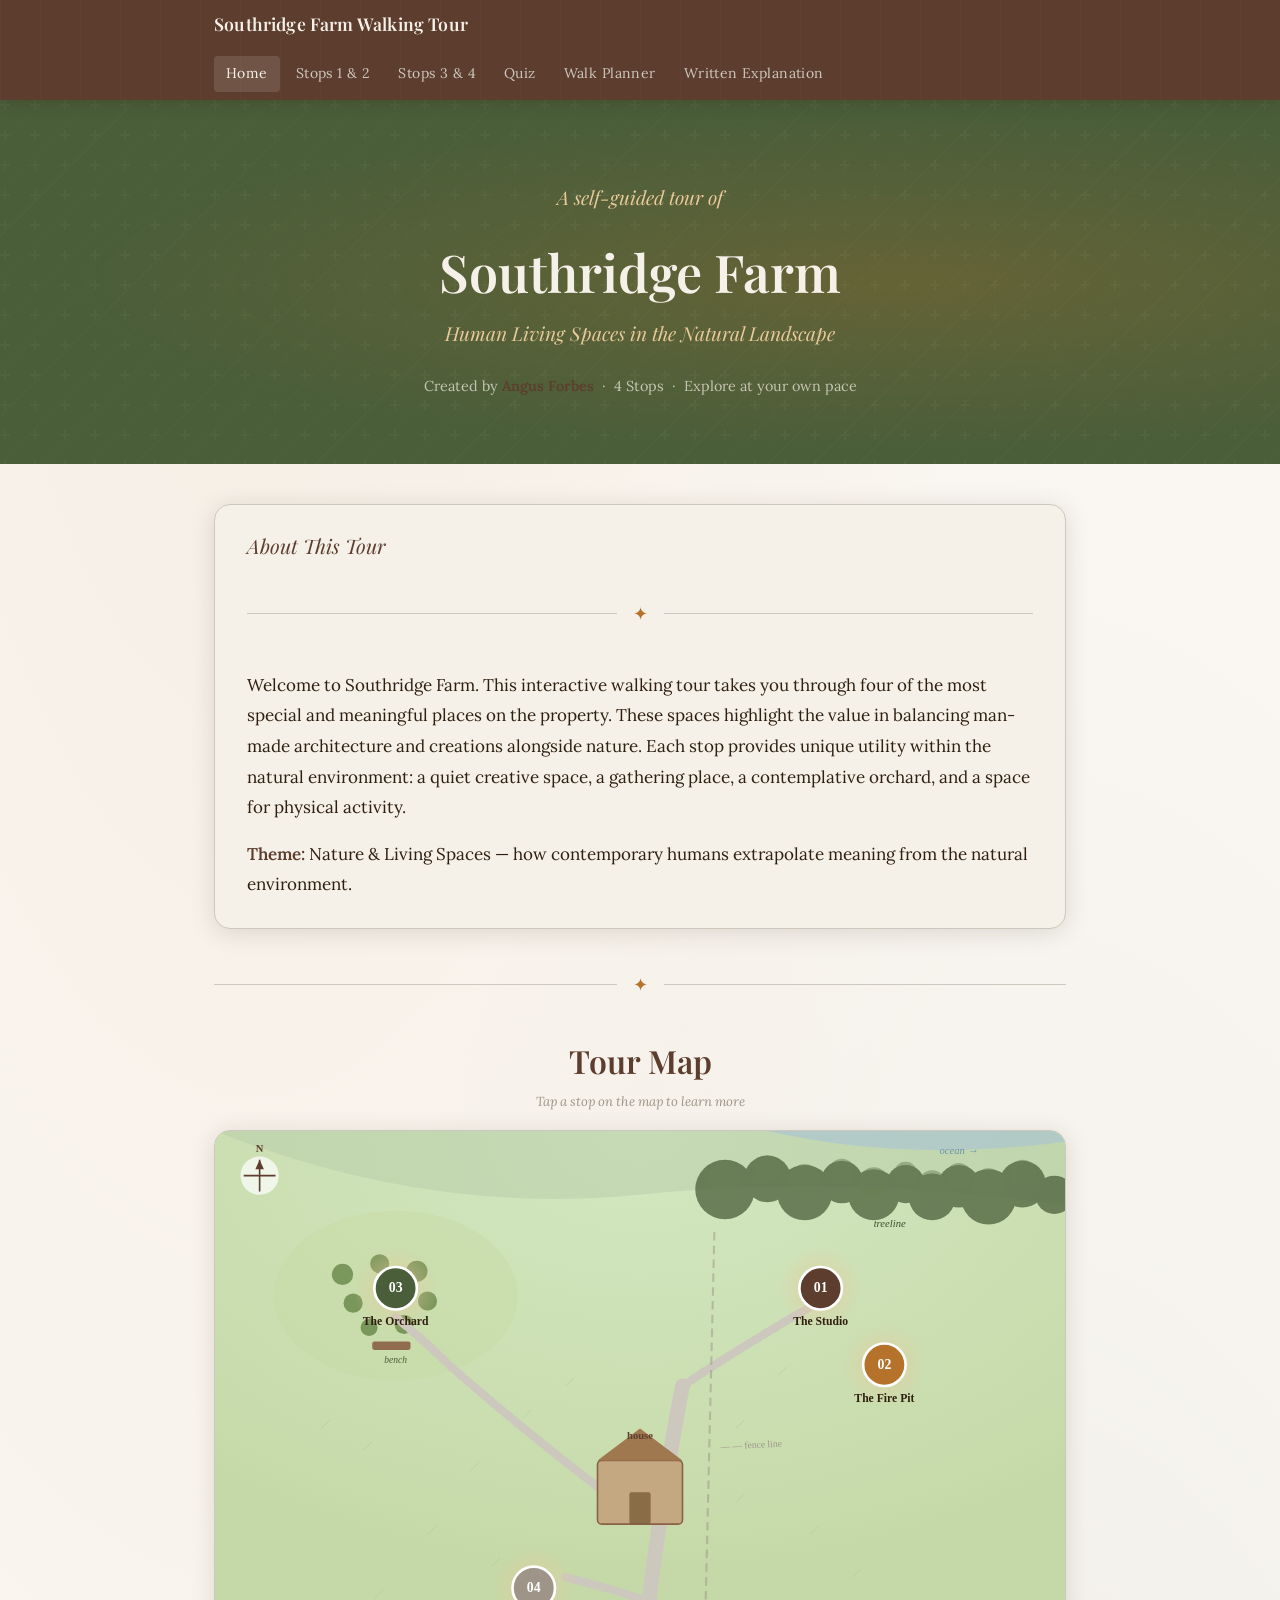
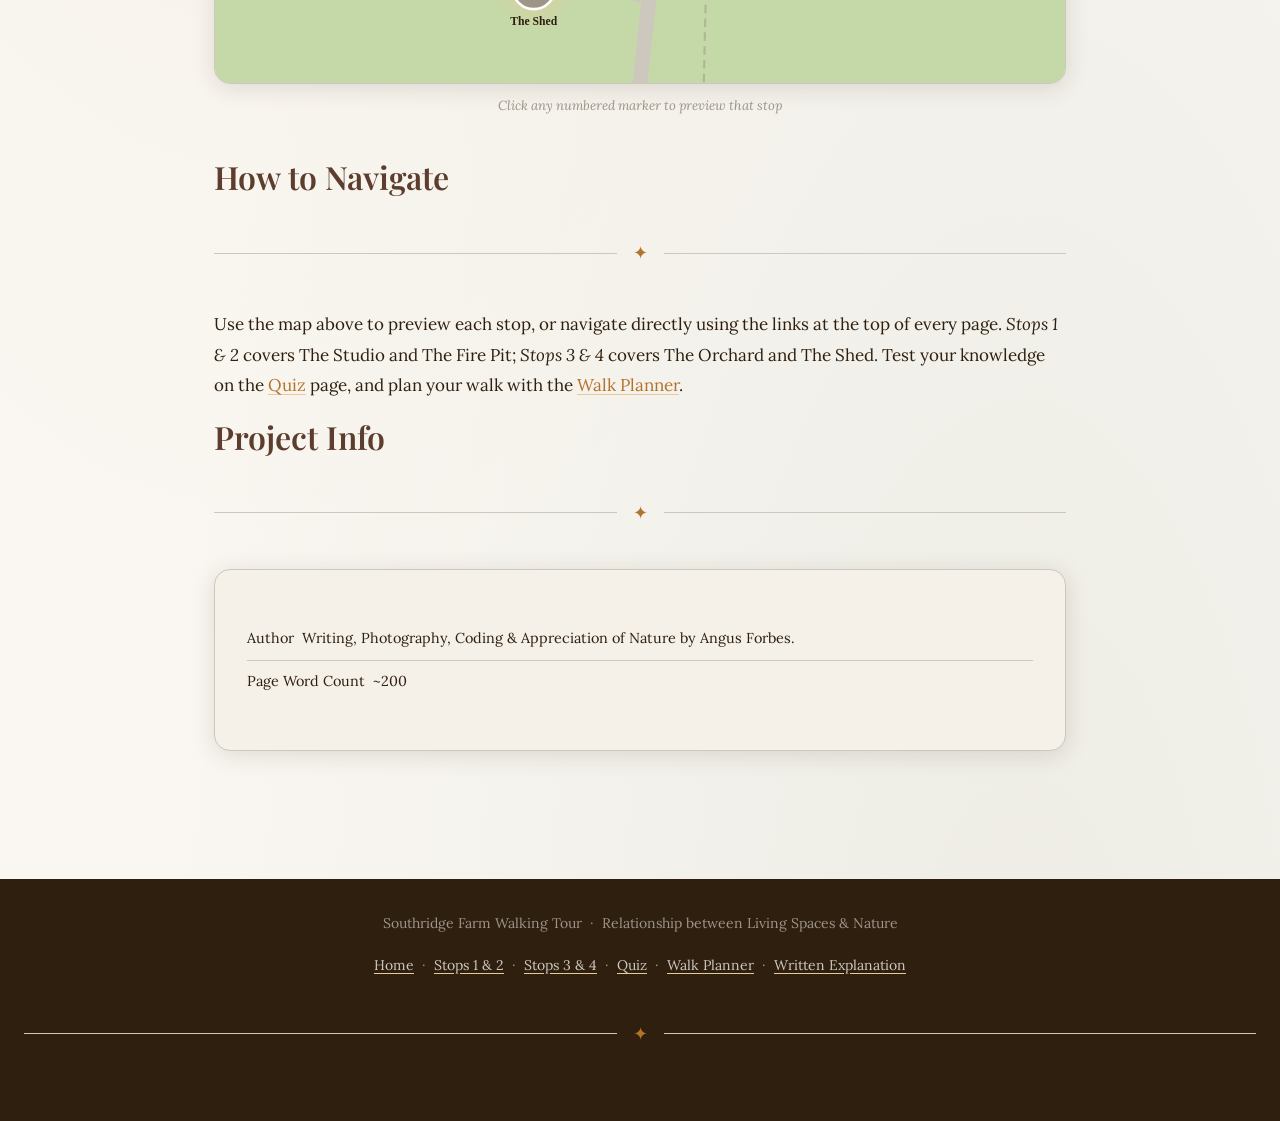
<file: index.html>
<!doctype html>
<html lang="en">
  <head>
    <meta charset="UTF-8" />
    <meta name="viewport" content="width=device-width, initial-scale=1.0" />
    <title>Southridge Farm Walking Tour</title>
    <link rel="stylesheet" href="stylesheet.css" />
    <style>
      /* ── Map styles ── */
      .map-section {
        margin: 2.5rem 0;
      }

      .map-wrapper {
        position: relative;
        width: 100%;
        border-radius: var(--radius-lg);
        overflow: hidden;
        box-shadow: var(--shadow-card);
        border: 1px solid var(--color-stone-light);
        background: #e8e2d6;
      }

      .farm-map {
        width: 100%;
        height: auto;
        display: block;
      }

      /* Clickable stop markers */
      .map-stop {
        cursor: pointer;
      }

      .map-stop circle {
        transition: r 0.2s ease, filter 0.2s ease;
      }

      .map-stop:hover circle {
        filter: brightness(1.15);
      }

      .map-stop:focus {
        outline: none;
      }

      .map-stop:focus circle {
        stroke: var(--color-accent);
        stroke-width: 3;
      }

      /* Info panel that appears below the map */
      .stop-info-panel {
        background: var(--color-parchment);
        border: 1px solid var(--color-stone-light);
        border-top: 3px solid var(--color-accent);
        border-radius: 0 0 var(--radius-lg) var(--radius-lg);
        padding: 1.5rem 2rem;
        display: none;
      }

      .stop-info-panel.is-visible {
        display: block;
      }

      .stop-info-panel__eyebrow {
        font-size: 0.75rem;
        font-weight: 700;
        letter-spacing: 0.1em;
        text-transform: uppercase;
        color: var(--color-moss);
        margin-bottom: 0.3rem;
      }

      .stop-info-panel__title {
        font-family: var(--font-display);
        font-size: 1.5rem;
        color: var(--color-bark);
        margin-bottom: 0.4rem;
      }

      .stop-info-panel__tagline {
        font-style: italic;
        color: var(--color-bark-light);
        margin-bottom: 1rem;
        font-size: 0.95rem;
      }

      .stop-info-panel__body {
        font-size: 0.95rem;
        line-height: 1.75;
        color: var(--color-soil);
        margin-bottom: 1.25rem;
      }

      .stop-info-panel__link {
        display: inline-block;
        background: var(--color-moss);
        color: var(--color-parchment) !important;
        text-decoration: none;
        padding: 0.55rem 1.25rem;
        border-radius: var(--radius-sm);
        font-size: 0.875rem;
        font-weight: 600;
        letter-spacing: 0.03em;
        transition: background 0.2s;
      }

      .stop-info-panel__link:hover {
        background: var(--color-bark);
        text-decoration: none;
      }

      .map-hint {
        font-size: 0.82rem;
        font-style: italic;
        color: var(--color-stone);
        text-align: center;
        margin-top: 0.6rem;
      }

      /* Section container for main content */
      .section-container {
        max-width: var(--max-width);
        margin: 0 auto;
        padding: 2.5rem 1.5rem 4rem;
      }
    </style>
  </head>
  <body>

    <!-- SITE HEADER AND NAVIGATION BAR -->
    <header class="site-header">
      <div class="container">
        <a href="index.html" class="site-header-title">Southridge Farm Walking Tour</a>
        <nav class="main-nav">
          <a href="index.html" class="active">Home</a>
          <a href="stops-1-2.html">Stops 1 &amp; 2</a>
          <a href="stops-3-4.html">Stops 3 &amp; 4</a>
          <a href="quiz.html">Quiz</a>
          <a href="tool.html">Walk Planner</a>
          <a href="explanation-page.html">Written Explanation</a>
        </nav>
      </div>
    </header>

    <!-- PROJECT TITLE CARD -->
    <section class="project-title">
      <div class="container">
        <p class="project-subtitle">A self-guided tour of</p>
        <h1 id="project-heading">Southridge Farm</h1>
        <p class="project-subtitle">Human Living Spaces in the Natural Landscape</p>
        <p class="project-meta">
          Created by <strong>Angus Forbes</strong> &nbsp;·&nbsp; 4 Stops &nbsp;·&nbsp; Explore at your own pace
        </p>
      </div>
    </section>

    <!-- MAIN CONTENT -->
    <main id="main-content">
      <section class="section-container">

        <div class="card">
          <h3>About This Tour</h3>
          <div class="divider"><span class="divider-icon">✦</span></div>
          <p>
            Welcome to Southridge Farm. This interactive walking tour takes you
            through four of the most special and meaningful places on the
            property. These spaces highlight the value in balancing man-made
            architecture and creations alongside nature. Each stop provides
            unique utility within the natural environment: a quiet creative
            space, a gathering place, a contemplative orchard, and a space for
            physical activity.
          </p>
          <p>
            <strong>Theme:</strong> Nature &amp; Living Spaces — how contemporary
            humans extrapolate meaning from the natural environment.
          </p>
        </div>

        <!-- INTERACTIVE MAP -->
        <div class="map-section">
          <div class="divider"><span class="divider-icon">✦</span></div>
          <h2 style="text-align:center; margin-bottom:0.25rem;">Tour Map</h2>
          <p class="map-hint">Tap a stop on the map to learn more</p>

          <div class="map-wrapper">
            <!--
              SVG farm map — north is up.
              Layout (approximate compass positions):
                Studio    — north-east (top-right), near treeline/ridge
                Fire Pit  — north-east, slightly below Studio, ridge edge
                Orchard   — north-west (top-left), gentle slope
                Shed      — south, near main gate/driveway
            -->
            <svg
              class="farm-map"
              viewBox="0 0 800 520"
              xmlns="http://www.w3.org/2000/svg"
              role="img"
              aria-label="Interactive map of Southridge Farm showing four tour stops"
            >
              <!-- Sky / background -->
              <defs>
                <radialGradient id="sky" cx="50%" cy="0%" r="80%">
                  <stop offset="0%" stop-color="#d4e8c2" />
                  <stop offset="100%" stop-color="#c5d9a8" />
                </radialGradient>
                <radialGradient id="glow-studio" cx="50%" cy="50%" r="50%">
                  <stop offset="0%" stop-color="#e8c99a" stop-opacity="0.7" />
                  <stop offset="100%" stop-color="#e8c99a" stop-opacity="0" />
                </radialGradient>
                <radialGradient id="glow-firepit" cx="50%" cy="50%" r="50%">
                  <stop offset="0%" stop-color="#e8c99a" stop-opacity="0.7" />
                  <stop offset="100%" stop-color="#e8c99a" stop-opacity="0" />
                </radialGradient>
                <radialGradient id="glow-orchard" cx="50%" cy="50%" r="50%">
                  <stop offset="0%" stop-color="#e8c99a" stop-opacity="0.7" />
                  <stop offset="100%" stop-color="#e8c99a" stop-opacity="0" />
                </radialGradient>
                <radialGradient id="glow-shed" cx="50%" cy="50%" r="50%">
                  <stop offset="0%" stop-color="#e8c99a" stop-opacity="0.7" />
                  <stop offset="100%" stop-color="#e8c99a" stop-opacity="0" />
                </radialGradient>
              </defs>

              <!-- Ground -->
              <rect width="800" height="520" fill="url(#sky)" />

              <!-- Ridge / elevation suggestion (north edge) -->
              <path d="M0 0 Q200 80 400 60 Q600 40 800 70 L800 0 Z" fill="#b8ceaa" opacity="0.5" />

              <!-- Ocean suggestion (far top-right, beyond ridge) -->
              <path d="M520 0 Q650 30 800 10 L800 0 Z" fill="#a8c4d8" opacity="0.6" />
              <text x="700" y="22" font-size="10" fill="#6a94aa" font-style="italic" font-family="Georgia, serif" text-anchor="middle">ocean →</text>

              <!-- Treeline (north, dense) -->
              <!-- cluster of tree circles -->
              <g fill="#4a5e3a" opacity="0.75">
                <circle cx="480" cy="55" r="28" />
                <circle cx="520" cy="45" r="22" />
                <circle cx="555" cy="58" r="26" />
                <circle cx="590" cy="48" r="20" />
                <circle cx="620" cy="60" r="24" />
                <circle cx="650" cy="50" r="18" />
                <circle cx="675" cy="62" r="22" />
                <circle cx="700" cy="52" r="20" />
                <circle cx="728" cy="62" r="26" />
                <circle cx="760" cy="50" r="22" />
                <circle cx="790" cy="60" r="18" />
              </g>
              <!-- lighter tree tops -->
              <g fill="#6b7f57" opacity="0.5">
                <circle cx="480" cy="45" r="16" />
                <circle cx="520" cy="36" r="13" />
                <circle cx="555" cy="46" r="15" />
                <circle cx="590" cy="38" r="12" />
                <circle cx="620" cy="48" r="14" />
                <circle cx="650" cy="40" r="11" />
                <circle cx="675" cy="50" r="13" />
                <circle cx="700" cy="42" r="12" />
                <circle cx="728" cy="50" r="15" />
                <circle cx="760" cy="40" r="13" />
              </g>
              <text x="635" y="90" font-size="10" fill="#3a4e2e" font-style="italic" font-family="Georgia, serif" text-anchor="middle">treeline</text>

              <!-- Orchard area (north-west slope) -->
              <ellipse cx="170" cy="155" rx="115" ry="80" fill="#c8dca8" opacity="0.6" />
              <!-- Orchard fruit trees (small circles) -->
              <g fill="#5a7a3a" opacity="0.7">
                <circle cx="120" cy="135" r="10" />
                <circle cx="155" cy="125" r="9" />
                <circle cx="190" cy="132" r="10" />
                <circle cx="130" cy="162" r="9" />
                <circle cx="165" cy="155" r="10" />
                <circle cx="200" cy="160" r="9" />
                <circle cx="145" cy="185" r="8" />
                <circle cx="178" cy="182" r="9" />
              </g>
              <!-- Orchard bench -->
              <rect x="148" y="198" width="36" height="8" rx="2" fill="#8b6145" opacity="0.9" />
              <text x="170" y="218" font-size="9" fill="#4a5e3a" font-family="Georgia, serif" text-anchor="middle" font-style="italic">bench</text>

              <!-- Driveway / main path -->
              <path d="M400 520 Q410 420 420 360 Q430 290 440 240" stroke="#cdc8be" stroke-width="14" fill="none" stroke-linecap="round" />
              <!-- path from house to fire pit / studio -->
              <path d="M440 240 Q500 200 570 160" stroke="#cdc8be" stroke-width="8" fill="none" stroke-linecap="round" stroke-dasharray="6 4" />
              <!-- path from house to orchard -->
              <path d="M380 350 Q300 290 220 220 Q200 200 170 175" stroke="#cdc8be" stroke-width="8" fill="none" stroke-linecap="round" stroke-dasharray="6 4" />
              <!-- path to shed (main gate area) -->
              <path d="M400 440 Q370 430 330 420" stroke="#cdc8be" stroke-width="8" fill="none" stroke-linecap="round" stroke-dasharray="6 4" />

              <!-- Fence line (roughly north to south on east side) -->
              <line x1="470" y1="95" x2="460" y2="520" stroke="#9e9488" stroke-width="2" stroke-dasharray="8 5" opacity="0.5" />
              <text x="476" y="300" font-size="9" fill="#9e9488" font-family="Georgia, serif" text-anchor="start" transform="rotate(-3 476 300)">— — fence line</text>

              <!-- Main house -->
              <rect x="360" y="310" width="80" height="60" rx="4" fill="#c4a882" stroke="#8b6145" stroke-width="1.5" />
              <polygon points="360,310 440,310 400,280" fill="#a07850" />
              <rect x="390" y="340" width="20" height="30" rx="2" fill="#7a5c3a" opacity="0.8" />
              <text x="400" y="290" font-size="10" fill="#5c3d2e" font-family="Georgia, serif" text-anchor="middle" font-weight="600">house</text>

              <!-- Paddock grass texture suggestion -->
              <g stroke="#9eb87e" stroke-width="0.8" opacity="0.35">
                <line x1="100" y1="280" x2="108" y2="272" />
                <line x1="140" y1="300" x2="148" y2="292" />
                <line x1="240" y1="320" x2="248" y2="312" />
                <line x1="290" y1="270" x2="298" y2="262" />
                <line x1="330" y1="240" x2="338" y2="232" />
                <line x1="490" y1="280" x2="498" y2="272" />
                <line x1="530" y1="230" x2="538" y2="222" />
                <line x1="200" y1="380" x2="208" y2="372" />
                <line x1="260" y1="410" x2="268" y2="402" />
                <line x1="490" y1="350" x2="498" y2="342" />
                <line x1="150" y1="440" x2="158" y2="432" />
                <line x1="560" y1="380" x2="568" y2="372" />
                <line cx="600" cy="420" x1="600" y1="420" x2="608" y2="412" />
              </g>

              <!-- Compass rose -->
              <g transform="translate(42, 42)">
                <circle cx="0" cy="0" r="18" fill="white" opacity="0.7" />
                <text x="0" y="-22" font-size="10" fill="#5c3d2e" text-anchor="middle" font-family="Georgia,serif" font-weight="700">N</text>
                <line x1="0" y1="-15" x2="0" y2="15" stroke="#5c3d2e" stroke-width="1.5" />
                <line x1="-15" y1="0" x2="15" y2="0" stroke="#5c3d2e" stroke-width="1.5" />
                <polygon points="0,-15 -4,-6 4,-6" fill="#5c3d2e" />
              </g>

              <!-- ═══════════════════════════════════════
                   CLICKABLE STOP MARKERS
                   Each is a <g> with role=button, tabindex, data attrs
                   JS reads data-stop to populate the info panel
              ═══════════════════════════════════════ -->

              <!-- Stop 1: The Studio (NE, treeline) -->
              <g
                class="map-stop"
                role="button"
                tabindex="0"
                aria-label="Stop 1: The Studio"
                data-stop="1"
                transform="translate(570, 148)"
              >
                <circle r="40" fill="url(#glow-studio)" />
                <circle r="20" fill="#5c3d2e" stroke="white" stroke-width="2.5" />
                <text y="1" font-size="13" fill="white" text-anchor="middle" dominant-baseline="middle" font-family="Georgia,serif" font-weight="700">01</text>
                <text y="35" font-size="11" fill="#2e1f0f" text-anchor="middle" font-family="Georgia,serif" font-weight="600">The Studio</text>
              </g>

              <!-- Stop 2: The Fire Pit (NE, ridge edge, below Studio) -->
              <g
                class="map-stop"
                role="button"
                tabindex="0"
                aria-label="Stop 2: The Fire Pit"
                data-stop="2"
                transform="translate(630, 220)"
              >
                <circle r="40" fill="url(#glow-firepit)" />
                <circle r="20" fill="#b5722a" stroke="white" stroke-width="2.5" />
                <text y="1" font-size="13" fill="white" text-anchor="middle" dominant-baseline="middle" font-family="Georgia,serif" font-weight="700">02</text>
                <text y="35" font-size="11" fill="#2e1f0f" text-anchor="middle" font-family="Georgia,serif" font-weight="600">The Fire Pit</text>
              </g>

              <!-- Stop 3: The Orchard (NW slope) -->
              <g
                class="map-stop"
                role="button"
                tabindex="0"
                aria-label="Stop 3: The Orchard"
                data-stop="3"
                transform="translate(170, 148)"
              >
                <circle r="40" fill="url(#glow-orchard)" />
                <circle r="20" fill="#4a5e3a" stroke="white" stroke-width="2.5" />
                <text y="1" font-size="13" fill="white" text-anchor="middle" dominant-baseline="middle" font-family="Georgia,serif" font-weight="700">03</text>
                <text y="35" font-size="11" fill="#2e1f0f" text-anchor="middle" font-family="Georgia,serif" font-weight="600">The Orchard</text>
              </g>

              <!-- Stop 4: The Shed (S, near main gate) -->
              <g
                class="map-stop"
                role="button"
                tabindex="0"
                aria-label="Stop 4: The Shed"
                data-stop="4"
                transform="translate(300, 430)"
              >
                <circle r="40" fill="url(#glow-shed)" />
                <circle r="20" fill="#9e9488" stroke="white" stroke-width="2.5" />
                <text y="1" font-size="13" fill="white" text-anchor="middle" dominant-baseline="middle" font-family="Georgia,serif" font-weight="700">04</text>
                <text y="35" font-size="11" fill="#2e1f0f" text-anchor="middle" font-family="Georgia,serif" font-weight="600">The Shed</text>
              </g>

            </svg>

            <!-- Info panel (populated by JS) -->
            <div class="stop-info-panel" id="stop-info-panel" role="region" aria-live="polite" aria-label="Stop information">
              <p class="stop-info-panel__eyebrow" id="panel-eyebrow">Stop 1 of 4</p>
              <h2 class="stop-info-panel__title" id="panel-title">The Studio</h2>
              <p class="stop-info-panel__tagline" id="panel-tagline">A comfortable and secluded creative space nestled in the treeline.</p>
              <p class="stop-info-panel__body" id="panel-body"></p>
              <a href="#" class="stop-info-panel__link" id="panel-link">Read more about this stop →</a>
            </div>
          </div>
          <p class="map-hint">Click any numbered marker to preview that stop</p>
        </div>

        <!-- HOW TO NAVIGATE -->
        <h2>How to Navigate</h2>
        <div class="divider"><span class="divider-icon">✦</span></div>
        <p>
          Use the map above to preview each stop, or navigate directly using the
          links at the top of every page. <em>Stops 1 &amp; 2</em> covers The
          Studio and The Fire Pit; <em>Stops 3 &amp; 4</em> covers The Orchard
          and The Shed. Test your knowledge on the <a href="quiz.html">Quiz</a>
          page, and plan your walk with the <a href="tool.html">Walk Planner</a>.
        </p>

        <!-- PROJECT INFO -->
        <h2>Project Info</h2>
        <div class="divider"><span class="divider-icon">✦</span></div>
        <div class="card">
          <ul class="facts-list">
            <li>
              <span class="facts-list-label">Author</span>
              <span>Writing, Photography, Coding &amp; Appreciation of Nature by Angus Forbes.</span>
            </li>
            <li>
              <span class="facts-list-label">Page Word Count</span>
              <span>~200</span>
            </li>
          </ul>
        </div>

      </section>
    </main>

    <!-- FOOTER -->
    <footer class="site-footer">
      <div class="container">
        <p>Southridge Farm Walking Tour &nbsp;·&nbsp; Relationship between Living Spaces &amp; Nature</p>
        <p style="margin-top:0.4rem;">
          <a href="index.html">Home</a> &nbsp;&middot;&nbsp;
          <a href="stops-1-2.html">Stops 1 &amp; 2</a> &nbsp;&middot;&nbsp;
          <a href="stops-3-4.html">Stops 3 &amp; 4</a> &nbsp;&middot;&nbsp;
          <a href="quiz.html">Quiz</a> &nbsp;&middot;&nbsp;
          <a href="tool.html">Walk Planner</a> &nbsp;&middot;&nbsp;
          <a href="explanation-page.html">Written Explanation</a>
        </p>
      </div>
      <div class="divider"><span class="divider-icon">✦</span></div>
    </footer>

    <script src="main.js"></script>
  </body>
</html>
</file>
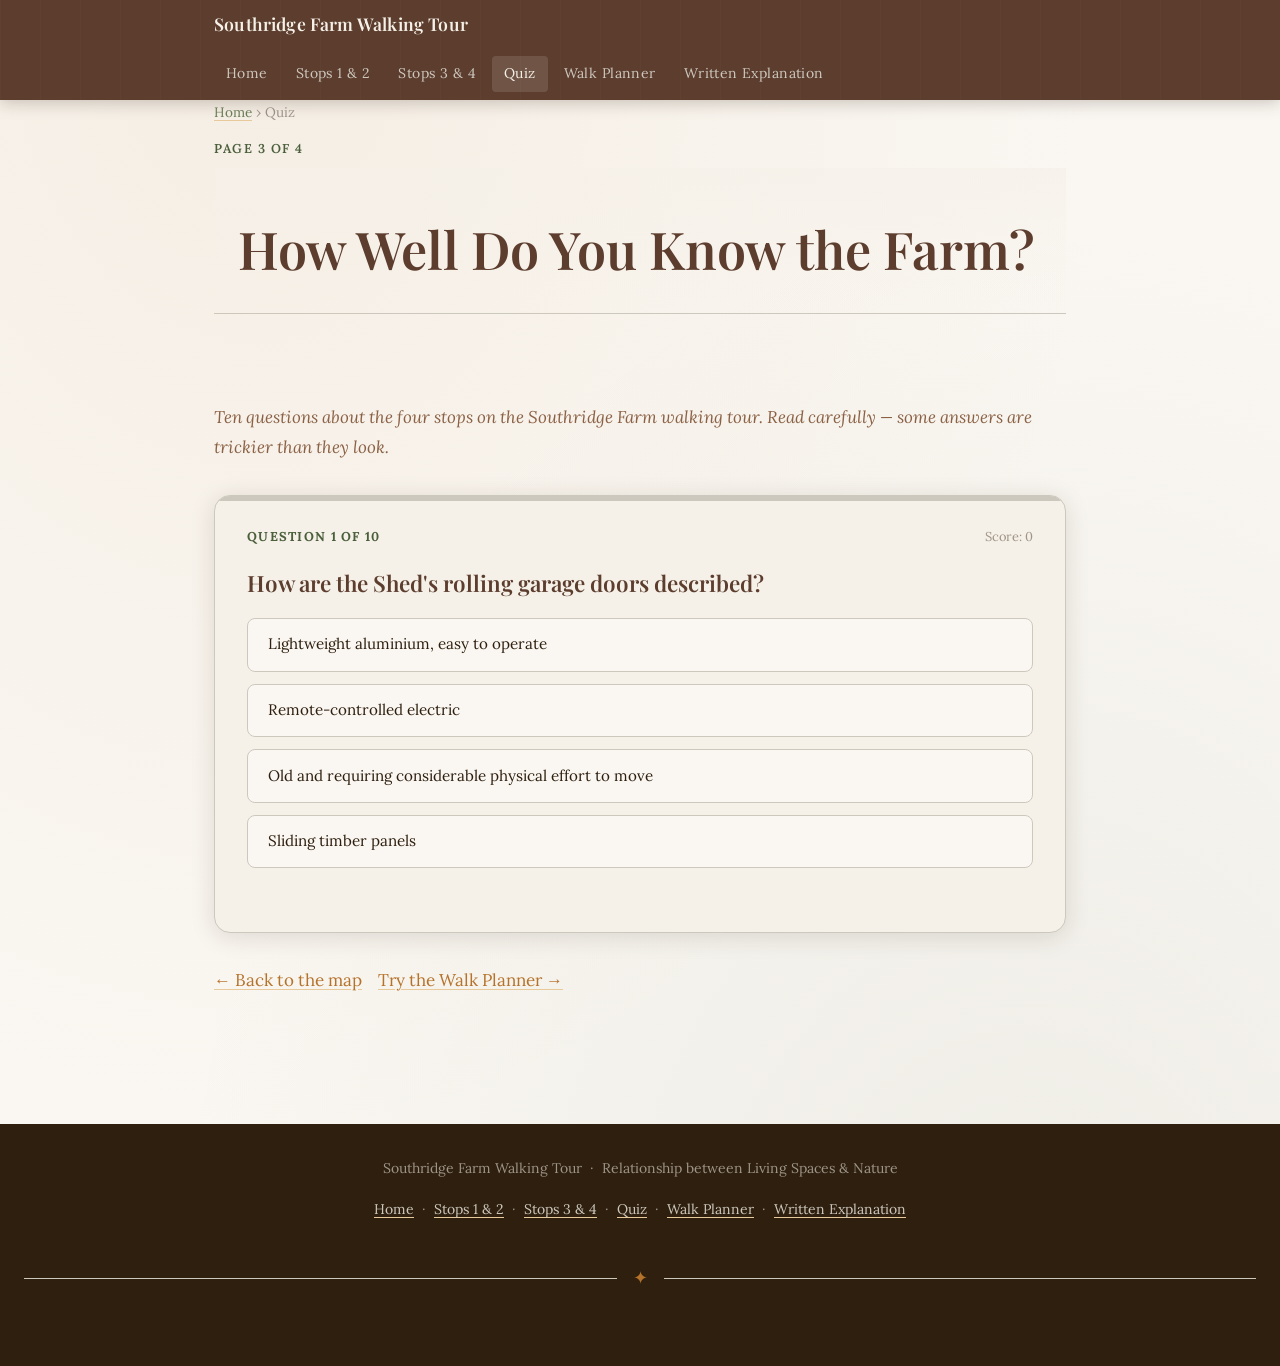
<file: quiz.html>
<!doctype html>
<html lang="en">
  <head>
    <meta charset="UTF-8" />
    <meta name="viewport" content="width=device-width, initial-scale=1.0" />
    <title>Quiz — Southridge Farm Walking Tour</title>
    <link rel="stylesheet" href="stylesheet.css" />
    <style>
      .section-container {
        max-width: var(--max-width);
        margin: 0 auto;
        padding: 2.5rem 1.5rem 4rem;
      }

      /* ── Quiz shell ── */
      .quiz-shell {
        background: var(--color-parchment);
        border: 1px solid var(--color-stone-light);
        border-radius: var(--radius-lg);
        box-shadow: var(--shadow-card);
        overflow: hidden;
      }

      /* Progress bar across top */
      .quiz-progress-bar {
        height: 5px;
        background: var(--color-stone-light);
        position: relative;
      }

      .quiz-progress-fill {
        height: 100%;
        background: var(--color-moss);
        transition: width 0.4s ease;
        width: 0%;
      }

      .quiz-header {
        padding: 1.5rem 2rem 0;
        display: flex;
        justify-content: space-between;
        align-items: baseline;
        flex-wrap: wrap;
        gap: 0.5rem;
      }

      .quiz-header__counter {
        font-size: 0.8rem;
        font-weight: 700;
        letter-spacing: 0.1em;
        text-transform: uppercase;
        color: var(--color-moss);
      }

      .quiz-header__score {
        font-size: 0.8rem;
        color: var(--color-stone);
      }

      /* Question area */
      .quiz-question {
        padding: 1.25rem 2rem 0;
      }

      .quiz-question h2 {
        font-size: clamp(1.1rem, 2.5vw, 1.4rem);
        color: var(--color-bark);
        line-height: 1.35;
        margin-bottom: 0;
      }

      /* Answer options */
      .quiz-options {
        padding: 1.25rem 2rem 2rem;
        display: grid;
        gap: 0.75rem;
      }

      .quiz-option {
        background: var(--color-cream);
        border: 1.5px solid var(--color-stone-light);
        border-radius: var(--radius-md);
        padding: 0.9rem 1.25rem;
        cursor: pointer;
        font-family: var(--font-body);
        font-size: 0.95rem;
        color: var(--color-soil);
        text-align: left;
        width: 100%;
        transition: border-color 0.15s, background 0.15s, transform 0.1s;
        line-height: 1.5;
      }

      .quiz-option:hover:not(:disabled) {
        border-color: var(--color-bark-light);
        background: white;
        transform: translateX(3px);
      }

      .quiz-option:focus {
        outline: 2px solid var(--color-accent);
        outline-offset: 2px;
      }

      .quiz-option.is-correct {
        background: rgba(74, 94, 58, 0.12);
        border-color: var(--color-moss);
        color: var(--color-moss);
        font-weight: 600;
      }

      .quiz-option.is-wrong {
        background: rgba(180, 50, 30, 0.08);
        border-color: #b43214;
        color: #8a2210;
      }

      .quiz-option:disabled {
        cursor: default;
      }

      /* Feedback line */
      .quiz-feedback {
        padding: 0 2rem 1rem;
        font-size: 0.9rem;
        font-style: italic;
        min-height: 1.6rem;
        color: var(--color-bark-light);
        display: none;
      }

      .quiz-feedback.is-visible {
        display: block;
      }

      .quiz-feedback.correct {
        color: var(--color-moss);
      }

      .quiz-feedback.wrong {
        color: #8a2210;
      }

      /* Next button */
      .quiz-actions {
        padding: 0 2rem 2rem;
        display: flex;
        justify-content: flex-end;
      }

      .btn-next {
        background: var(--color-bark);
        color: var(--color-parchment);
        border: none;
        border-radius: var(--radius-sm);
        padding: 0.6rem 1.5rem;
        font-family: var(--font-body);
        font-size: 0.9rem;
        font-weight: 600;
        cursor: pointer;
        transition: background 0.2s;
        display: none;
      }

      .btn-next.is-visible {
        display: block;
      }

      .btn-next:hover {
        background: var(--color-soil);
      }

      /* Results screen */
      .quiz-results {
        padding: 2.5rem 2rem;
        text-align: center;
        display: none;
      }

      .quiz-results.is-visible {
        display: block;
      }

      .quiz-results__score-ring {
        display: inline-flex;
        align-items: center;
        justify-content: center;
        width: 110px;
        height: 110px;
        border-radius: 50%;
        background: var(--color-moss);
        margin-bottom: 1.25rem;
      }

      .quiz-results__score-number {
        font-family: var(--font-display);
        font-size: 2.2rem;
        color: var(--color-parchment);
        font-weight: 600;
      }

      .quiz-results h2 {
        margin-bottom: 0.5rem;
      }

      .quiz-results__verdict {
        font-style: italic;
        color: var(--color-bark-light);
        margin-bottom: 1.5rem;
      }

      .btn-restart {
        background: var(--color-moss);
        color: var(--color-parchment);
        border: none;
        border-radius: var(--radius-sm);
        padding: 0.65rem 1.75rem;
        font-family: var(--font-body);
        font-size: 0.9rem;
        font-weight: 600;
        cursor: pointer;
        transition: background 0.2s;
      }

      .btn-restart:hover {
        background: var(--color-bark);
      }
    </style>
  </head>
  <body>

    <!-- SITE HEADER AND NAVIGATION BAR -->
    <header class="site-header">
      <div class="container">
        <a href="index.html" class="site-header-title">Southridge Farm Walking Tour</a>
        <nav class="main-nav">
          <a href="index.html">Home</a>
          <a href="stops-1-2.html">Stops 1 &amp; 2</a>
          <a href="stops-3-4.html">Stops 3 &amp; 4</a>
          <a href="quiz.html" class="active">Quiz</a>
          <a href="tool.html">Walk Planner</a>
          <a href="explanation-page.html">Written Explanation</a>
        </nav>
      </div>
    </header>

    <!-- PAGE TITLE -->
    <div class="page=title">
      <div class="container">
        <p class="breadcrumb-trail"><a href="index.html">Home</a> &rsaquo; Quiz</p>
        <p class="page-title-indicator">Page 3 of 4</p>
        <h1 class="page-title-first">How Well Do You Know the Farm?</h1>
      </div>
    </div>

    <main id="main-content">
      <div class="section-container">

        <p style="margin-bottom:2rem; color:var(--color-bark-light); font-style:italic;">
          Ten questions about the four stops on the Southridge Farm walking tour.
          Read carefully — some answers are trickier than they look.
        </p>

        <!-- QUIZ WIDGET -->
        <div class="quiz-shell" id="quiz-shell">
          <div class="quiz-progress-bar">
            <div class="quiz-progress-fill" id="quiz-progress"></div>
          </div>

          <!-- Active question view -->
          <div id="quiz-active">
            <div class="quiz-header">
              <span class="quiz-header__counter" id="quiz-counter">Question 1 of 10</span>
              <span class="quiz-header__score" id="quiz-score-display">Score: 0</span>
            </div>
            <div class="quiz-question">
              <h2 id="quiz-question-text"></h2>
            </div>
            <div class="quiz-options" id="quiz-options"></div>
            <div class="quiz-feedback" id="quiz-feedback"></div>
            <div class="quiz-actions">
              <button class="btn-next" id="btn-next">Next question →</button>
            </div>
          </div>

          <!-- Results view (hidden until end) -->
          <div class="quiz-results" id="quiz-results">
            <div class="quiz-results__score-ring">
              <span class="quiz-results__score-number" id="results-score-number">0/10</span>
            </div>
            <h2 id="results-title">Well done!</h2>
            <p class="quiz-results__verdict" id="results-verdict"></p>
            <p style="margin-bottom:1.5rem; font-size:0.95rem;" id="results-detail"></p>
            <button class="btn-restart" id="btn-restart">Try again</button>
          </div>
        </div>

        <div style="margin-top:2rem;">
          <a href="index.html">&larr; Back to the map</a>
          &nbsp;&nbsp;
          <a href="tool.html">Try the Walk Planner →</a>
        </div>

      </div>
    </main>

    <!-- FOOTER -->
    <footer class="site-footer">
      <div class="container">
        <p>Southridge Farm Walking Tour &nbsp;·&nbsp; Relationship between Living Spaces &amp; Nature</p>
        <p style="margin-top:0.4rem;">
          <a href="index.html">Home</a> &nbsp;&middot;&nbsp;
          <a href="stops-1-2.html">Stops 1 &amp; 2</a> &nbsp;&middot;&nbsp;
          <a href="stops-3-4.html">Stops 3 &amp; 4</a> &nbsp;&middot;&nbsp;
          <a href="quiz.html">Quiz</a> &nbsp;&middot;&nbsp;
          <a href="tool.html">Walk Planner</a> &nbsp;&middot;&nbsp;
          <a href="explanation-page.html">Written Explanation</a>
        </p>
      </div>
      <div class="divider"><span class="divider-icon">✦</span></div>
    </footer>

    <script src="main.js"></script>
  </body>
</html>
</file>
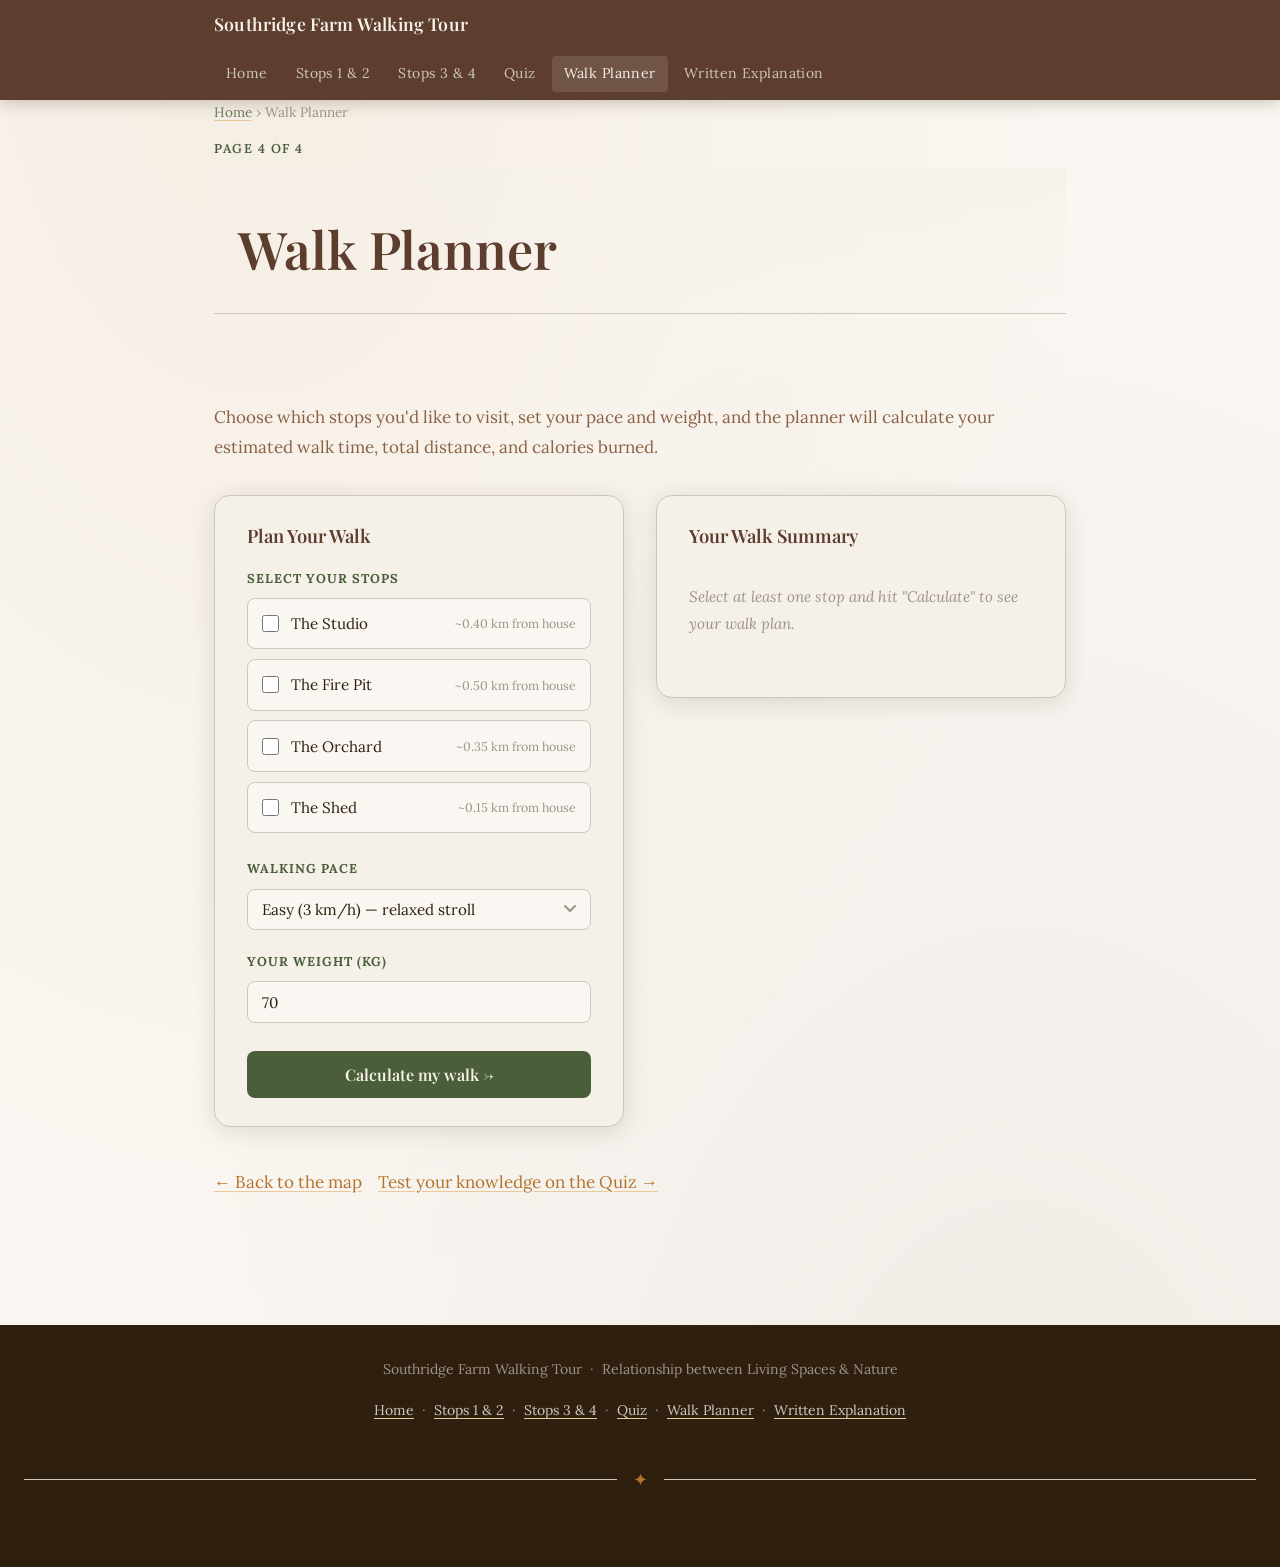
<file: tool.html>
<!doctype html>
<html lang="en">
  <head>
    <meta charset="UTF-8" />
    <meta name="viewport" content="width=device-width, initial-scale=1.0" />
    <title>Walk Planner — Southridge Farm Walking Tour</title>
    <link rel="stylesheet" href="stylesheet.css" />
    <style>
      .section-container {
        max-width: var(--max-width);
        margin: 0 auto;
        padding: 2.5rem 1.5rem 4rem;
      }

      /* ── Tool layout ── */
      .tool-grid {
        display: grid;
        grid-template-columns: 1fr 1fr;
        gap: 2rem;
        align-items: start;
      }

      @media (max-width: 640px) {
        .tool-grid {
          grid-template-columns: 1fr;
        }
      }

      /* ── Inputs panel ── */
      .tool-panel {
        background: var(--color-parchment);
        border: 1px solid var(--color-stone-light);
        border-radius: var(--radius-lg);
        padding: 1.75rem 2rem;
        box-shadow: var(--shadow-card);
      }

      .tool-panel h3 {
        font-family: var(--font-display);
        font-size: 1.15rem;
        color: var(--color-bark);
        margin-bottom: 1.25rem;
        font-style: normal;
        font-weight: 600;
      }

      /* Stop checkboxes */
      .stop-checkbox-list {
        list-style: none;
        margin: 0 0 1.5rem;
        display: grid;
        gap: 0.6rem;
      }

      .stop-checkbox-item {
        display: flex;
        align-items: center;
        gap: 0.75rem;
        padding: 0.7rem 0.9rem;
        border: 1.5px solid var(--color-stone-light);
        border-radius: var(--radius-md);
        cursor: pointer;
        transition: border-color 0.15s, background 0.15s;
        background: var(--color-cream);
      }

      .stop-checkbox-item:has(input:checked) {
        border-color: var(--color-moss);
        background: rgba(74, 94, 58, 0.07);
      }

      .stop-checkbox-item input[type="checkbox"] {
        accent-color: var(--color-moss);
        width: 17px;
        height: 17px;
        flex-shrink: 0;
        cursor: pointer;
      }

      .stop-checkbox-item__label {
        font-size: 0.95rem;
        color: var(--color-soil);
        cursor: pointer;
        flex: 1;
      }

      .stop-checkbox-item__dist {
        font-size: 0.78rem;
        color: var(--color-stone);
        white-space: nowrap;
      }

      /* Pace selector */
      .field-group {
        margin-bottom: 1.25rem;
      }

      .field-label {
        display: block;
        font-size: 0.8rem;
        font-weight: 700;
        letter-spacing: 0.08em;
        text-transform: uppercase;
        color: var(--color-moss);
        margin-bottom: 0.5rem;
      }

      .field-select {
        width: 100%;
        padding: 0.65rem 0.9rem;
        border: 1.5px solid var(--color-stone-light);
        border-radius: var(--radius-md);
        font-family: var(--font-body);
        font-size: 0.95rem;
        color: var(--color-soil);
        background: var(--color-cream);
        appearance: none;
        -webkit-appearance: none;
        background-image: url("data:image/svg+xml,%3Csvg xmlns='http://www.w3.org/2000/svg' width='12' height='8' viewBox='0 0 12 8'%3E%3Cpath d='M1 1l5 5 5-5' stroke='%239e9488' stroke-width='2' fill='none' stroke-linecap='round'/%3E%3C/svg%3E");
        background-repeat: no-repeat;
        background-position: right 0.9rem center;
        cursor: pointer;
      }

      .field-select:focus {
        outline: 2px solid var(--color-accent);
        outline-offset: 1px;
        border-color: var(--color-accent);
      }

      /* Weight input */
      .field-input {
        width: 100%;
        padding: 0.65rem 0.9rem;
        border: 1.5px solid var(--color-stone-light);
        border-radius: var(--radius-md);
        font-family: var(--font-body);
        font-size: 0.95rem;
        color: var(--color-soil);
        background: var(--color-cream);
      }

      .field-input:focus {
        outline: 2px solid var(--color-accent);
        outline-offset: 1px;
        border-color: var(--color-accent);
      }

      /* Calculate button */
      .btn-calculate {
        width: 100%;
        background: var(--color-moss);
        color: var(--color-parchment);
        border: none;
        border-radius: var(--radius-md);
        padding: 0.8rem 1.5rem;
        font-family: var(--font-display);
        font-size: 1rem;
        font-weight: 600;
        cursor: pointer;
        transition: background 0.2s, transform 0.1s;
        margin-top: 0.5rem;
      }

      .btn-calculate:hover {
        background: var(--color-bark);
      }

      .btn-calculate:active {
        transform: scale(0.98);
      }

      /* ── Results panel ── */
      .results-panel {
        background: var(--color-parchment);
        border: 1px solid var(--color-stone-light);
        border-radius: var(--radius-lg);
        padding: 1.75rem 2rem;
        box-shadow: var(--shadow-card);
      }

      .results-panel h3 {
        font-family: var(--font-display);
        font-size: 1.15rem;
        color: var(--color-bark);
        margin-bottom: 1.25rem;
        font-style: normal;
        font-weight: 600;
      }

      /* Empty state */
      .results-empty {
        color: var(--color-stone);
        font-style: italic;
        font-size: 0.95rem;
        padding: 1rem 0;
      }

      /* Stat rows */
      .result-stats {
        display: none;
      }

      .result-stats.is-visible {
        display: block;
      }

      .stat-row {
        display: flex;
        justify-content: space-between;
        align-items: baseline;
        padding: 0.75rem 0;
        border-bottom: 1px solid var(--color-stone-light);
        gap: 1rem;
      }

      .stat-row:last-child {
        border-bottom: none;
      }

      .stat-label {
        font-size: 0.88rem;
        color: var(--color-stone);
        flex-shrink: 0;
      }

      .stat-value {
        font-family: var(--font-display);
        font-size: 1.3rem;
        color: var(--color-bark);
        font-weight: 600;
        text-align: right;
      }

      .stat-value small {
        font-size: 0.75rem;
        color: var(--color-stone);
        font-family: var(--font-body);
        font-weight: 400;
      }

      /* Selected stops summary */
      .result-stops-list {
        list-style: none;
        margin: 1rem 0 0;
      }

      .result-stops-list li {
        font-size: 0.88rem;
        padding: 0.3rem 0;
        color: var(--color-bark-light);
        display: flex;
        gap: 0.5rem;
        align-items: baseline;
      }

      .result-stops-list li::before {
        content: "✦";
        color: var(--color-accent);
        font-size: 0.65rem;
        flex-shrink: 0;
        position: relative;
        top: -1px;
      }

      /* Error state */
      .results-error {
        background: rgba(180, 50, 30, 0.07);
        border: 1px solid rgba(180, 50, 30, 0.25);
        border-radius: var(--radius-md);
        padding: 0.9rem 1.1rem;
        color: #8a2210;
        font-size: 0.9rem;
        display: none;
      }

      .results-error.is-visible {
        display: block;
      }

      /* About the calculation */
      .tool-footnote {
        font-size: 0.82rem;
        color: var(--color-stone);
        margin-top: 1.5rem;
        font-style: italic;
        line-height: 1.6;
      }
    </style>
  </head>
  <body>

    <!-- SITE HEADER AND NAVIGATION BAR -->
    <header class="site-header">
      <div class="container">
        <a href="index.html" class="site-header-title">Southridge Farm Walking Tour</a>
        <nav class="main-nav">
          <a href="index.html">Home</a>
          <a href="stops-1-2.html">Stops 1 &amp; 2</a>
          <a href="stops-3-4.html">Stops 3 &amp; 4</a>
          <a href="quiz.html">Quiz</a>
          <a href="tool.html" class="active">Walk Planner</a>
          <a href="explanation-page.html">Written Explanation</a>
        </nav>
      </div>
    </header>

    <!-- PAGE TITLE -->
    <div class="page=title">
      <div class="container">
        <p class="breadcrumb-trail"><a href="index.html">Home</a> &rsaquo; Walk Planner</p>
        <p class="page-title-indicator">Page 4 of 4</p>
        <h1 class="page-title-first">Walk Planner</h1>
      </div>
    </div>

    <main id="main-content">
      <div class="section-container">

        <p style="margin-bottom:2rem; color:var(--color-bark-light);">
          Choose which stops you'd like to visit, set your pace and weight, and the planner
          will calculate your estimated walk time, total distance, and calories burned.
        </p>

        <div class="tool-grid">

          <!-- ── INPUTS ── -->
          <div class="tool-panel">
            <h3>Plan Your Walk</h3>

            <!-- Stop selection -->
            <div class="field-group">
              <span class="field-label">Select your stops</span>
              <ul class="stop-checkbox-list" id="stop-checkboxes">
                <!-- Populated by JS -->
              </ul>
            </div>

            <!-- Pace selector -->
            <div class="field-group">
              <label class="field-label" for="pace-select">Walking pace</label>
              <select class="field-select" id="pace-select">
                <option value="leisurely">Leisurely (2 km/h) — stop and smell the roses</option>
                <option value="easy" selected>Easy (3 km/h) — relaxed stroll</option>
                <option value="moderate">Moderate (4 km/h) — comfortable stride</option>
                <option value="brisk">Brisk (5 km/h) — purposeful walk</option>
              </select>
            </div>

            <!-- Weight input -->
            <div class="field-group">
              <label class="field-label" for="weight-input">Your weight (kg)</label>
              <input
                type="number"
                class="field-input"
                id="weight-input"
                value="70"
                min="30"
                max="200"
                step="1"
              />
            </div>

            <button class="btn-calculate" id="btn-calculate">Calculate my walk →</button>
          </div>

          <!-- ── RESULTS ── -->
          <div class="results-panel" id="results-panel">
            <h3>Your Walk Summary</h3>

            <p class="results-empty" id="results-empty">
              Select at least one stop and hit "Calculate" to see your walk plan.
            </p>

            <div class="results-error" id="results-error"></div>

            <div class="result-stats" id="result-stats">
              <div class="stat-row">
                <span class="stat-label">Total distance</span>
                <span class="stat-value" id="result-distance">— <small>km</small></span>
              </div>
              <div class="stat-row">
                <span class="stat-label">Estimated time</span>
                <span class="stat-value" id="result-time">— <small>min</small></span>
              </div>
              <div class="stat-row">
                <span class="stat-label">Calories burned</span>
                <span class="stat-value" id="result-calories">— <small>kcal</small></span>
              </div>
              <div class="stat-row">
                <span class="stat-label">Walking pace</span>
                <span class="stat-value" id="result-pace">— <small>km/h</small></span>
              </div>
              <div class="stat-row" style="border-bottom:none; padding-bottom:0;">
                <span class="stat-label">Stops included</span>
                <span class="stat-value" id="result-stop-count">—</span>
              </div>

              <ul class="result-stops-list" id="result-stops-list"></ul>
            </div>

            <p class="tool-footnote" id="tool-footnote" style="display:none;">
              Distances are approximate estimates based on the farm layout. Calorie
              calculation uses the MET (Metabolic Equivalent of Task) method:
              <em>Calories = MET × weight (kg) × time (hours)</em>.
              MET values: leisurely 2.5, easy 3.0, moderate 3.5, brisk 4.5.
            </p>
          </div>

        </div>

        <div style="margin-top:2.5rem;">
          <a href="index.html">&larr; Back to the map</a>
          &nbsp;&nbsp;
          <a href="quiz.html">Test your knowledge on the Quiz →</a>
        </div>

      </div>
    </main>

    <!-- FOOTER -->
    <footer class="site-footer">
      <div class="container">
        <p>Southridge Farm Walking Tour &nbsp;·&nbsp; Relationship between Living Spaces &amp; Nature</p>
        <p style="margin-top:0.4rem;">
          <a href="index.html">Home</a> &nbsp;&middot;&nbsp;
          <a href="stops-1-2.html">Stops 1 &amp; 2</a> &nbsp;&middot;&nbsp;
          <a href="stops-3-4.html">Stops 3 &amp; 4</a> &nbsp;&middot;&nbsp;
          <a href="quiz.html">Quiz</a> &nbsp;&middot;&nbsp;
          <a href="tool.html">Walk Planner</a> &nbsp;&middot;&nbsp;
          <a href="explanation-page.html">Written Explanation</a>
        </p>
      </div>
      <div class="divider"><span class="divider-icon">✦</span></div>
    </footer>

    <script src="main.js"></script>
  </body>
</html>
</file>
<file: stylesheet.css>
/* ============================================
   ANGUS'S FARM WALKING TOUR — styles.css
   Shared stylesheet for all pages
   ============================================ */

/* --- Google Fonts --- */
@import url("https://fonts.googleapis.com/css2?family=Playfair+Display:ital,wght@0,400;0,600;1,400&family=Lora:ital,wght@0,400;0,500;1,400&display=swap");

/* --- CSS Custom Properties --- */
:root {
  --color-parchment: #f5f0e8;
  --color-cream: #faf7f2;
  --color-bark: #5c3d2e;
  --color-bark-light: #8b6145;
  --color-moss: #4a5e3a;
  --color-moss-light: #6b7f57;
  --color-soil: #2e1f0f;
  --color-stone: #9e9488;
  --color-stone-light: #cdc8be;
  --color-accent: #b5722a;
  --color-accent-soft: #e8c99a;

  --font-display: "Playfair Display", Georgia, serif;
  --font-body: "Lora", Georgia, serif;

  --max-width: 900px;
  --radius-sm: 4px;
  --radius-md: 8px;
  --radius-lg: 16px;

  --shadow-soft: 0 2px 12px rgba(46, 31, 15, 0.1);
  --shadow-card: 0 4px 24px rgba(46, 31, 15, 0.13);
}

/* --- Reset & Base --- */
*,
*::before,
*::after {
  box-sizing: border-box;
  margin: 0;
  padding: 0;
}

html {
  scroll-behavior: smooth;
}

body {
  font-family: var(--font-body);
  font-size: 1.0625rem;
  line-height: 1.8;
  color: var(--color-soil);
  background-color: var(--color-cream);
  background-image:
    radial-gradient(
      ellipse at 20% 0%,
      rgba(181, 114, 42, 0.07) 0%,
      transparent 60%
    ),
    radial-gradient(
      ellipse at 80% 100%,
      rgba(74, 94, 58, 0.07) 0%,
      transparent 60%
    );
  min-height: 100vh;
}

/* --- Typography --- */
h1,
h2,
h3,
h4 {
  font-family: var(--font-display);
  line-height: 1.25;
  color: var(--color-bark);
}

h1 {
  font-size: clamp(2rem, 5vw, 3.25rem);
  font-weight: 600;
}
h2 {
  font-size: clamp(1.4rem, 3vw, 2rem);
  font-weight: 600;
}
h3 {
  font-size: 1.25rem;
  font-weight: 400;
  font-style: italic;
}
h4 {
  font-size: 1rem;
  font-weight: 600;
  letter-spacing: 0.04em;
  text-transform: uppercase;
  color: var(--color-moss);
}

p {
  margin-bottom: 1rem;
}
p:last-child {
  margin-bottom: 0;
}

a {
  color: var(--color-accent);
  text-decoration: underline;
  text-decoration-color: var(--color-accent-soft);
  text-underline-offset: 3px;
  transition:
    color 0.2s,
    text-decoration-color 0.2s;
}
a:hover {
  color: var(--color-bark);
  text-decoration-color: var(--color-bark);
}

em {
  font-style: italic;
}
strong {
  font-weight: 600;
  color: var(--color-bark);
}

/* --- Layout Utilities --- */
.container {
  width: 100%;
  max-width: var(--max-width);
  margin: 0 auto;
  padding: 0 1.5rem;
}

.section {
  padding: 3.5rem 0;
}

/* --- Site Header --- */
.site-header {
  background-color: var(--color-bark);
  background-image: repeating-linear-gradient(
    90deg,
    rgba(255, 255, 255, 0.02) 0px,
    rgba(255, 255, 255, 0.02) 1px,
    transparent 1px,
    transparent 40px
  );
  color: var(--color-parchment);
  padding: 0;
  position: sticky;
  top: 0;
  z-index: 100;
  box-shadow: 0 2px 16px rgba(46, 31, 15, 0.25);
}

.site-header .container {
  display: flex;
  align-items: center;
  justify-content: space-between;
  gap: 1rem;
  min-height: 64px;
  flex-wrap: wrap;
  padding-top: 0.5rem;
  padding-bottom: 0.5rem;
}

.site-header-title {
  font-family: var(--font-display);
  font-size: 1.1rem;
  font-weight: 600;
  color: var(--color-parchment);
  text-decoration: none;
  letter-spacing: 0.01em;
}

/* --- Main Navigation --- */
.main-nav {
  display: flex;
  align-items: center;
  gap: 0.25rem;
  flex-wrap: wrap;
}

.main-nav a {
  color: var(--color-stone-light);
  text-decoration: none;
  font-family: var(--font-body);
  font-size: 0.875rem;
  letter-spacing: 0.03em;
  padding: 0.35rem 0.75rem;
  border-radius: var(--radius-sm);
  transition:
    background 0.2s,
    color 0.2s;
}

.main-nav a:hover,
.main-nav a.active {
  background-color: rgba(255, 255, 255, 0.12);
  color: var(--color-parchment);
  text-decoration: none;
}

/* --- Site Footer --- */
.site-footer {
  background-color: var(--color-soil);
  color: var(--color-stone);
  text-align: center;
  padding: 2rem 1.5rem;
  font-size: 0.875rem;
  margin-top: 4rem;
}

.site-footer a {
  color: var(--color-stone-light);
}

/* --- home banner(index) --- */
.project-title {
  background-color: var(--color-moss);
  background-image:
    radial-gradient(
      ellipse at 70% 50%,
      rgba(181, 114, 42, 0.25) 0%,
      transparent 65%
    ),
    repeating-linear-gradient(
      135deg,
      rgba(255, 255, 255, 0.02) 0px,
      rgba(255, 255, 255, 0.02) 1px,
      transparent 1px,
      transparent 32px
    );
  color: var(--color-parchment);
  padding: 5rem 1.5rem 4rem;
  text-align: center;
  position: relative;
  overflow: hidden;
}

.project-title::before {
  content: "";
  position: absolute;
  inset: 0;
  background: url("data:image/svg+xml,%3Csvg width='60' height='60' viewBox='0 0 60 60' xmlns='http://www.w3.org/2000/svg'%3E%3Cg fill='none' fill-rule='evenodd'%3E%3Cg fill='%23ffffff' fill-opacity='0.03'%3E%3Cpath d='M36 34v-4h-2v4h-4v2h4v4h2v-4h4v-2h-4zm0-30V0h-2v4h-4v2h4v4h2V6h4V4h-4zM6 34v-4H4v4H0v2h4v4h2v-4h4v-2H6zM6 4V0H4v4H0v2h4v4h2V6h4V4H6z'/%3E%3C/g%3E%3C/g%3E%3C/svg%3E");
  pointer-events: none;
}

.project-title h1 {
  color: var(--color-parchment);
  margin-bottom: 0.75rem;
  position: relative;
}

.project-subtitle {
  font-family: var(--font-display);
  font-style: italic;
  font-size: 1.2rem;
  color: var(--color-accent-soft);
  margin-bottom: 1.5rem;
  position: relative;
}

.project-meta {
  font-size: 0.9rem;
  color: rgba(245, 240, 232, 0.7);
  position: relative;
}

/* --- Decorative Divider --- */
.divider {
  display: flex;
  align-items: center;
  gap: 1rem;
  margin: 2.5rem 0;
  color: var(--color-stone);
}

.divider::before,
.divider::after {
  content: "";
  flex: 1;
  height: 1px;
  background: var(--color-stone-light);
}

.divider-icon {
  font-size: 1.1rem;
  color: var(--color-accent);
}

/* --- Cards --- */
.card {
  background: var(--color-parchment);
  border: 1px solid var(--color-stone-light);
  border-radius: var(--radius-lg);
  padding: 1.75rem 2rem;
  box-shadow: var(--shadow-card);
  transition:
    transform 0.2s,
    box-shadow 0.2s;
}

.card:hover {
  transform: translateY(-2px);
  box-shadow: 0 8px 32px rgba(46, 31, 15, 0.16);
}

/* --- Stop Cards (nav grid) --- */
.stop-grid {
  display: grid;
  grid-template-columns: repeat(auto-fit, minmax(200px, 1fr));
  gap: 1.25rem;
  margin-top: 2rem;
}

.stop-card {
  background: var(--color-parchment);
  border: 1px solid var(--color-stone-light);
  border-radius: var(--radius-md);
  padding: 1.25rem 1.5rem;
  text-decoration: none;
  display: block;
  transition:
    background 0.2s,
    transform 0.2s,
    box-shadow 0.2s;
  box-shadow: var(--shadow-soft);
}

.stop-card:hover {
  background: white;
  transform: translateY(-3px);
  box-shadow: var(--shadow-card);
  text-decoration: none;
}

.stop-card__number {
  font-family: var(--font-display);
  font-size: 2rem;
  color: var(--color-stone-light);
  line-height: 1;
  margin-bottom: 0.4rem;
}

.stop-card__title {
  font-family: var(--font-display);
  font-size: 1.05rem;
  color: var(--color-bark);
  margin-bottom: 0.25rem;
}

.stop-card__page {
  font-size: 0.8rem;
  color: var(--color-moss-light);
}

/* --- Page Title Block --- */
.page-title-first {
  padding: 3rem 1.5rem 2rem;
  border-bottom: 1px solid var(--color-stone-light);
  margin-bottom: 3rem;
  background: linear-gradient(
    180deg,
    rgba(245, 240, 232, 0.6) 0%,
    transparent 100%
  );
}

.page-title-indicator {
  font-size: 0.8rem;
  font-weight: 600;
  letter-spacing: 0.12em;
  text-transform: uppercase;
  color: var(--color-moss);
  margin-bottom: 0.5rem;
}

.page-title-first h1 {
  margin-bottom: 0.5rem;
}

/* --- Stop Article --- */
.stop {
  /* margin-bottom: 4rem; */
  padding-bottom: 4rem;
  /* border-bottom: 1px solid var(--color-stone-light); */
}

.stop:last-of-type {
  border-bottom: none;
}

.stop-header {
  display: flex;
  align-items: baseline;
  gap: 1rem;
  margin-bottom: 1.25rem;
  flex-wrap: wrap;
}

.stop__number {
  font-family: var(--font-display);
  font-size: 3rem;
  color: var(--color-stone-light);
  line-height: 1;
  flex-shrink: 0;
}

.stop-title-group h2 {
  margin-bottom: 0.2rem;
}

.stop-tagline {
  font-style: italic;
  color: var(--color-bark-light);
  font-size: 0.95rem;
}

.stop-body {
  display: grid;
  grid-template-columns: 1fr 1fr;
  gap: 2rem;
  align-items: start;
}

@media (max-width: 640px) {
  .stop-body {
    grid-template-columns: 1fr;
  }
}

/* --- Figure / Figcaption --- */
figure {
  margin: 0;
}

figcaption {
  font-size: 0.8rem;
  font-style: italic;
  color: var(--color-stone);
  margin-top: 0.5rem;
  padding-left: 0.75rem;
  border-left: 2px solid var(--color-accent-soft);
  line-height: 1.5;
}

/* --- Media placeholders (for assets not yet added) --- */
img.stop-img {
  width: 100%;
  aspect-ratio: 4 / 3;
  background: var(--color-stone-light);
  background-image: repeating-linear-gradient(
    45deg,
    rgba(255, 255, 255, 0.1) 0px,
    rgba(255, 255, 255, 0.1) 1px,
    transparent 1px,
    transparent 12px
  );
  border-radius: var(--radius-md);
  display: flex;
  flex-direction: column;
  align-items: center;
  justify-content: center;
  color: var(--color-stone);
  font-size: 0.85rem;
  font-style: italic;
  text-align: center;
  padding: 1rem;
  border: 1px dashed var(--color-stone);
}

video.stop-video {
  width: 100%;
  border-radius: var(--radius-md);
  display: block;
  background: var(--color-stone-light);
  background-image: repeating-linear-gradient(
    45deg,
    rgba(255, 255, 255, 0.1) 0px,
    rgba(255, 255, 255, 0.1) 1px,
    transparent 1px,
    transparent 12px
  );
  align-items: center;
  justify-content: center;
  color: var(--color-stone);
  font-size: 0.85rem;
  font-style: italic;
  text-align: center;
  padding: 1rem;
  border: 1px dashed var(--color-stone);
}

/* --- Details / Facts list --- */
.facts-list {
  list-style: none;
  margin: 1.25rem 0;
}

.facts-list li {
  padding: 0.5rem 0;
  border-bottom: 1px solid var(--color-stone-light);
  font-size: 0.9rem;
  display: flex;
  gap: 0.5rem;
}

.facts-list li:last-child {
  border-bottom: none;
}

.facts-list__label {
  font-weight: 600;
  color: var(--color-moss);
  min-width: 100px;
  flex-shrink: 0;
}

/* --- Breadcrumb-trail --- */
.breadcrumb-trail {
  font-size: 0.85rem;
  color: var(--color-stone);
  margin-bottom: 0.75rem;
}

.breadcrumb-trail a {
  color: var(--color-moss-light);
}

/* --- Inline stop-tag --- */
.stop-tag {
  display: inline-block;
  padding: 0.15em 0.6em;
  border-radius: 999px;
  font-size: 0.75rem;
  font-weight: 600;
  letter-spacing: 0.04em;
  text-transform: uppercase;
}

.tag-1 {
  background: rgba(74, 94, 58, 0.15);
  color: var(--color-moss);
}

.tag-2 {
  background: rgba(92, 61, 46, 0.12);
  color: var(--color-bark);
}

/* --- Responsive --- */
@media (max-width: 768px) {
  .project-title {
    padding: 3rem 1.25rem 2.5rem;
  }

  .stop__header {
    flex-direction: column;
    gap: 0.25rem;
  }

  .stop__number {
    font-size: 2rem;
  }

  .card {
    padding: 1.25rem 1.25rem;
  }
}

@media (max-width: 480px) {
  .main-nav a {
    padding: 0.3rem 0.5rem;
    font-size: 0.8rem;
  }
}
</file>
